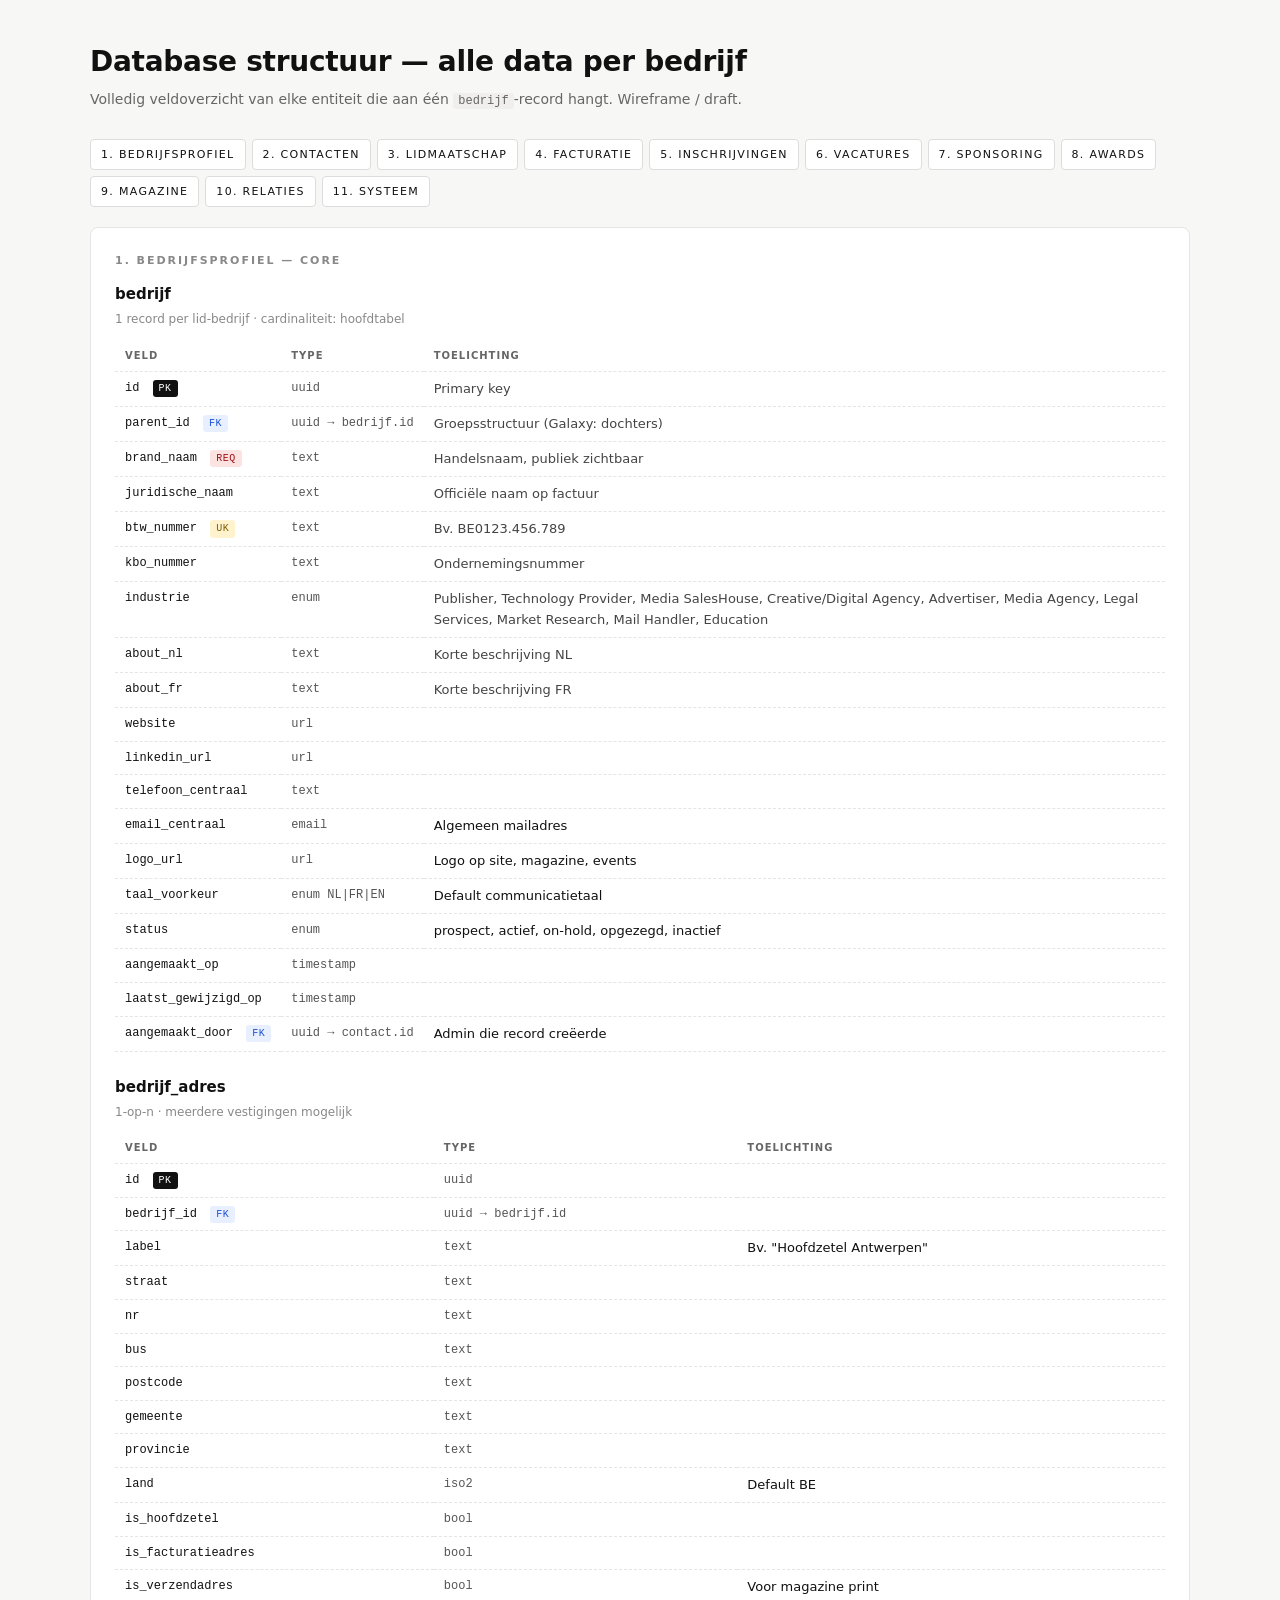
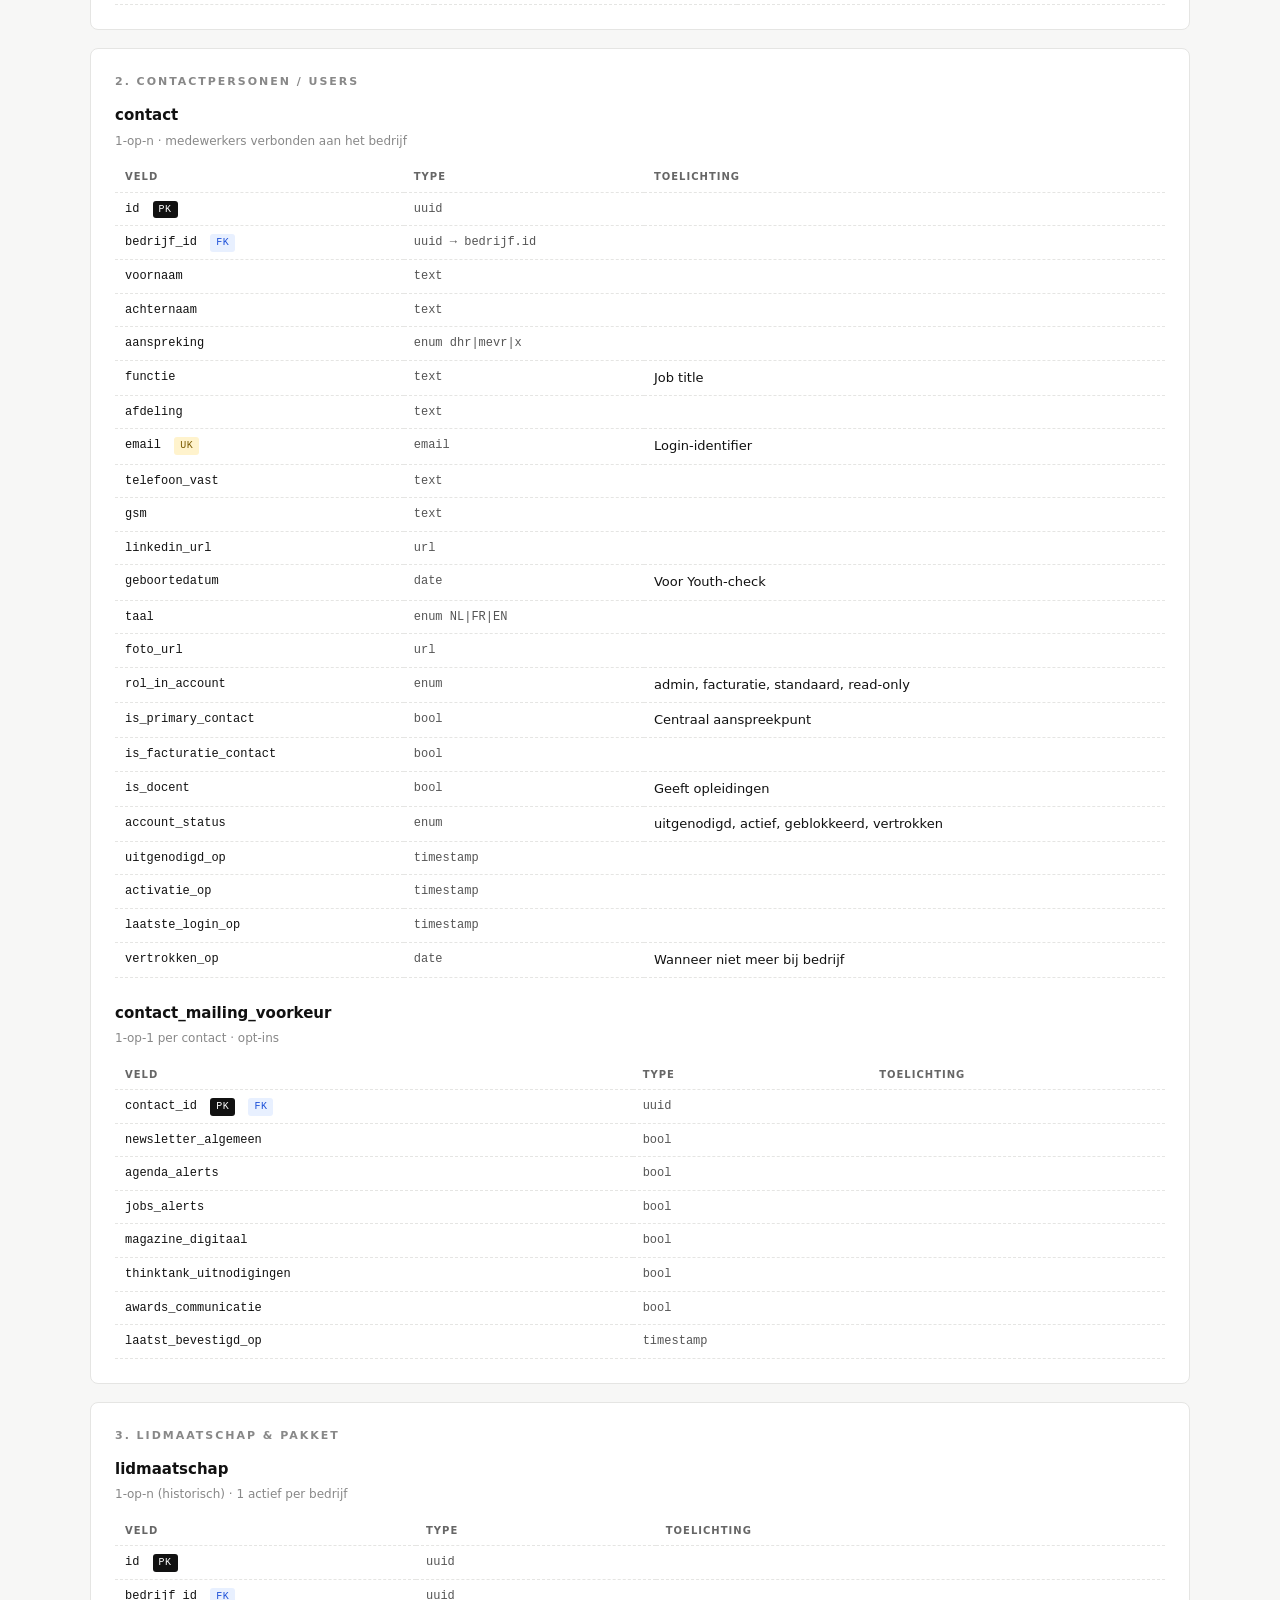
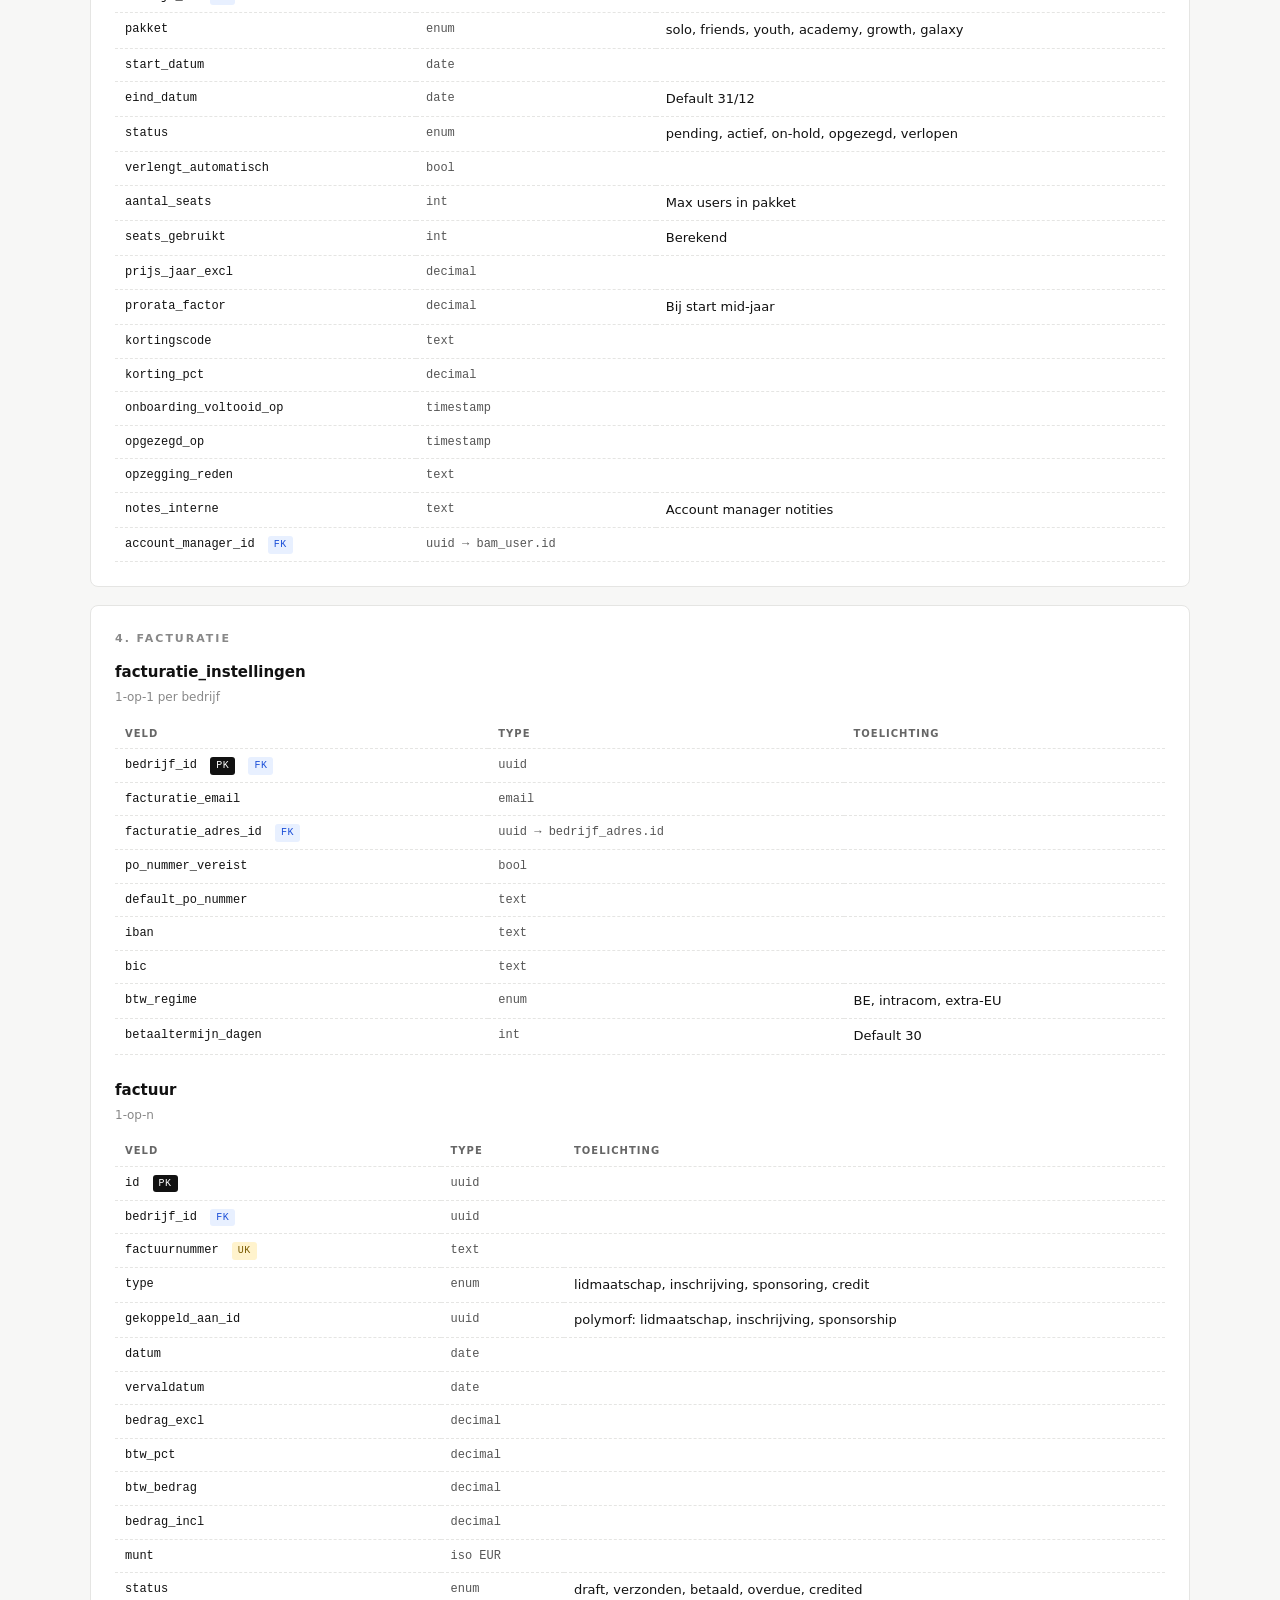
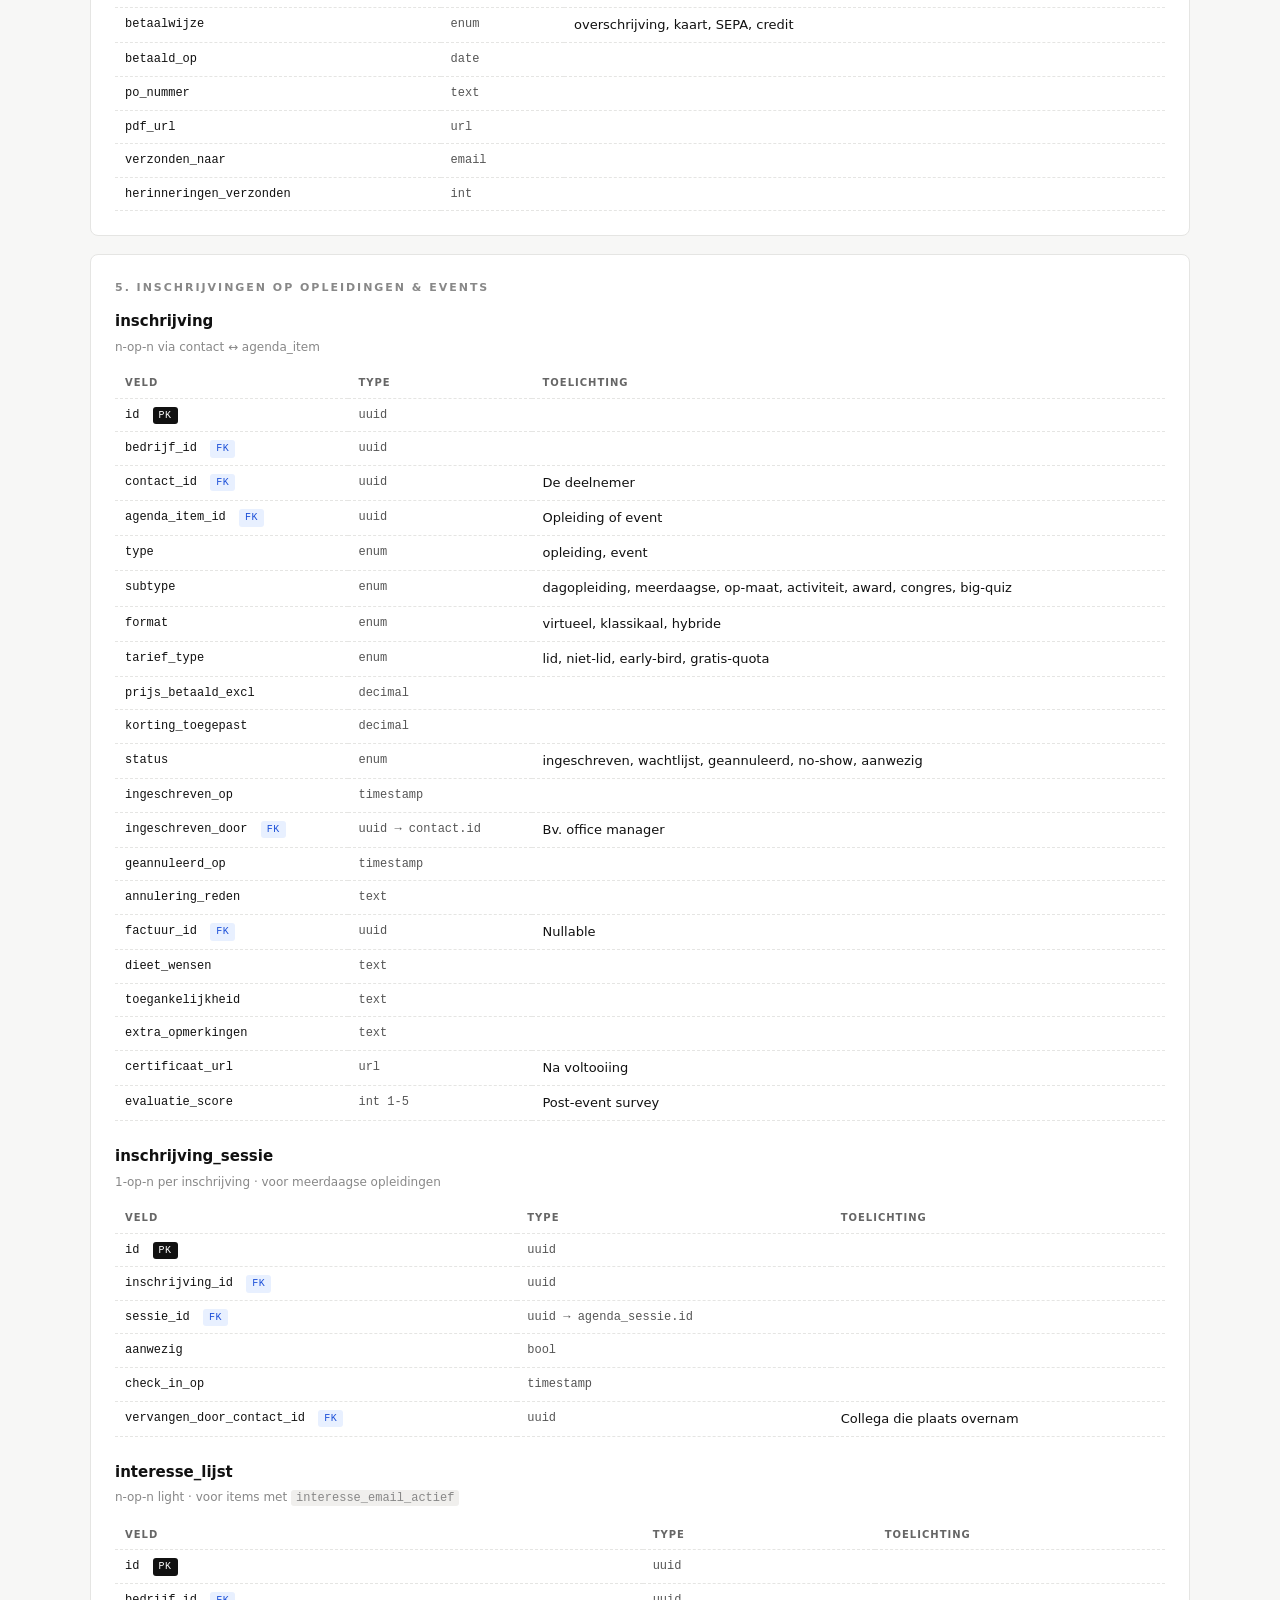
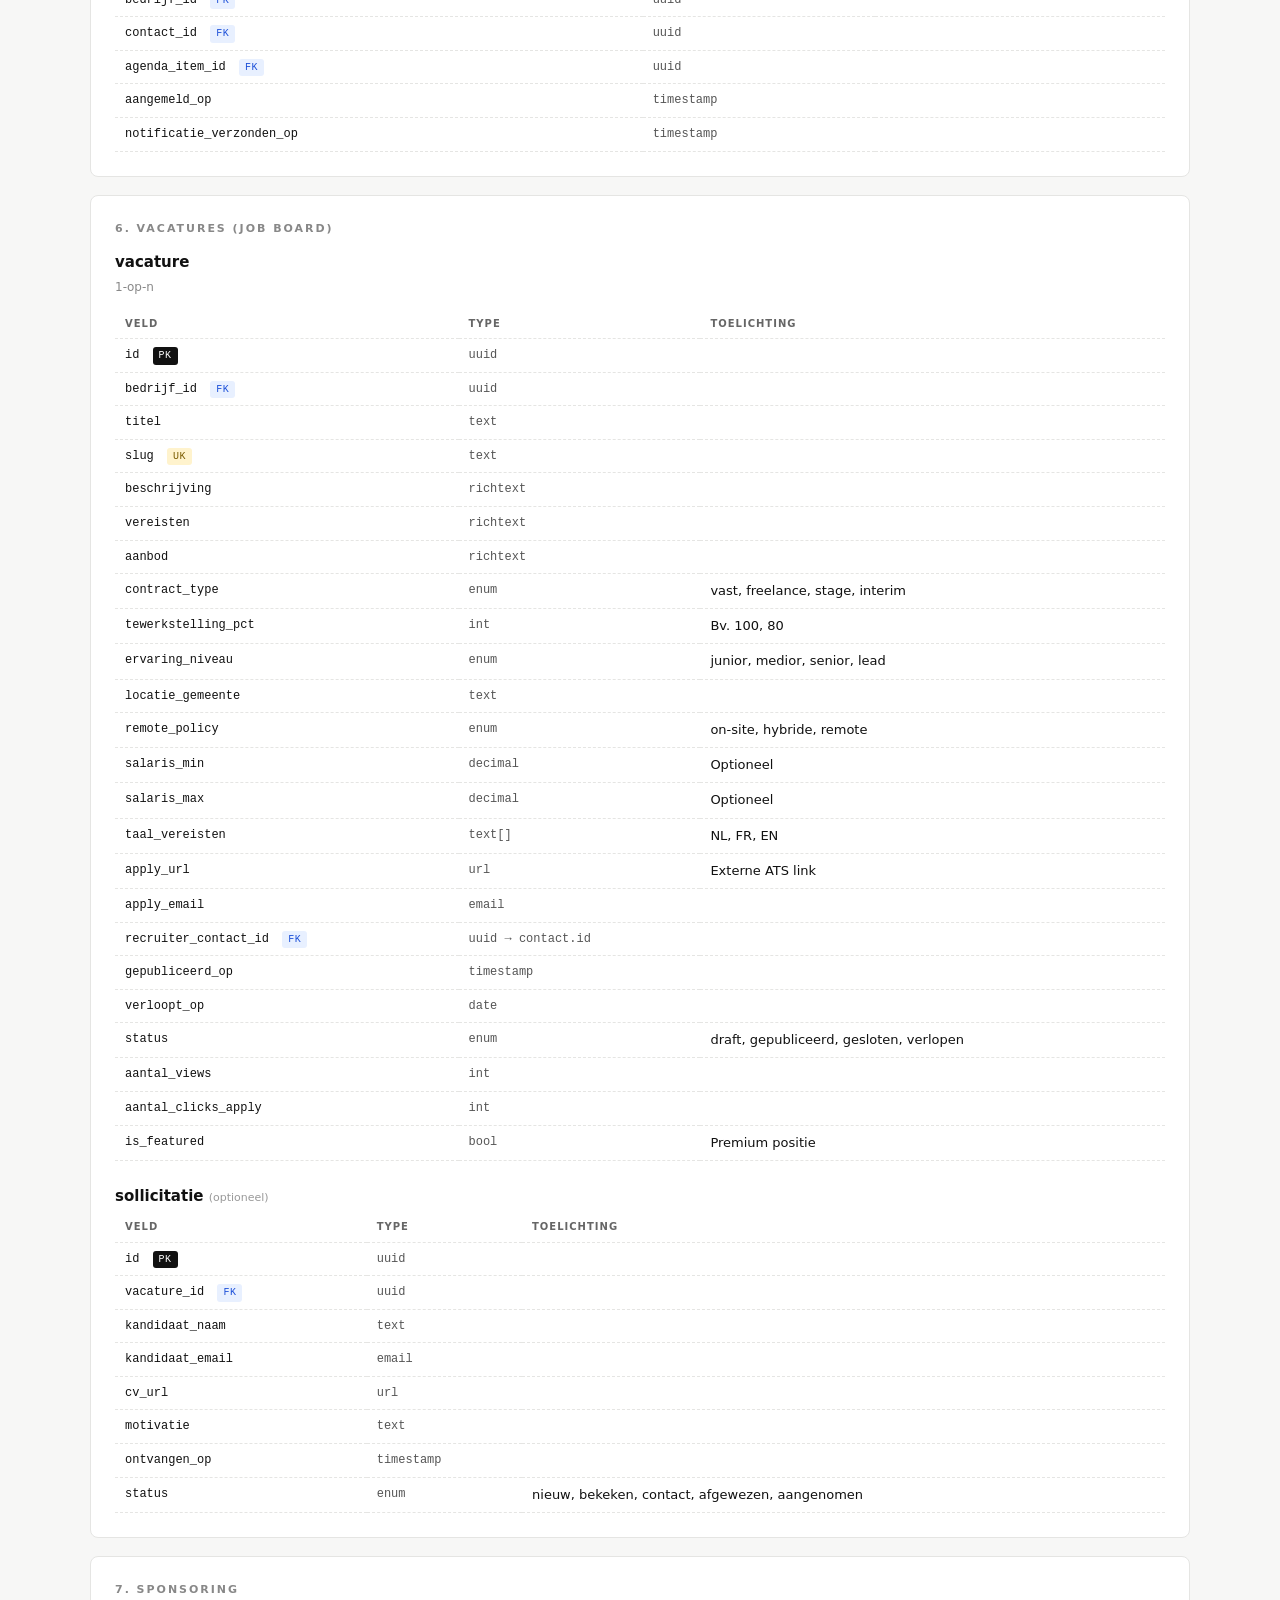
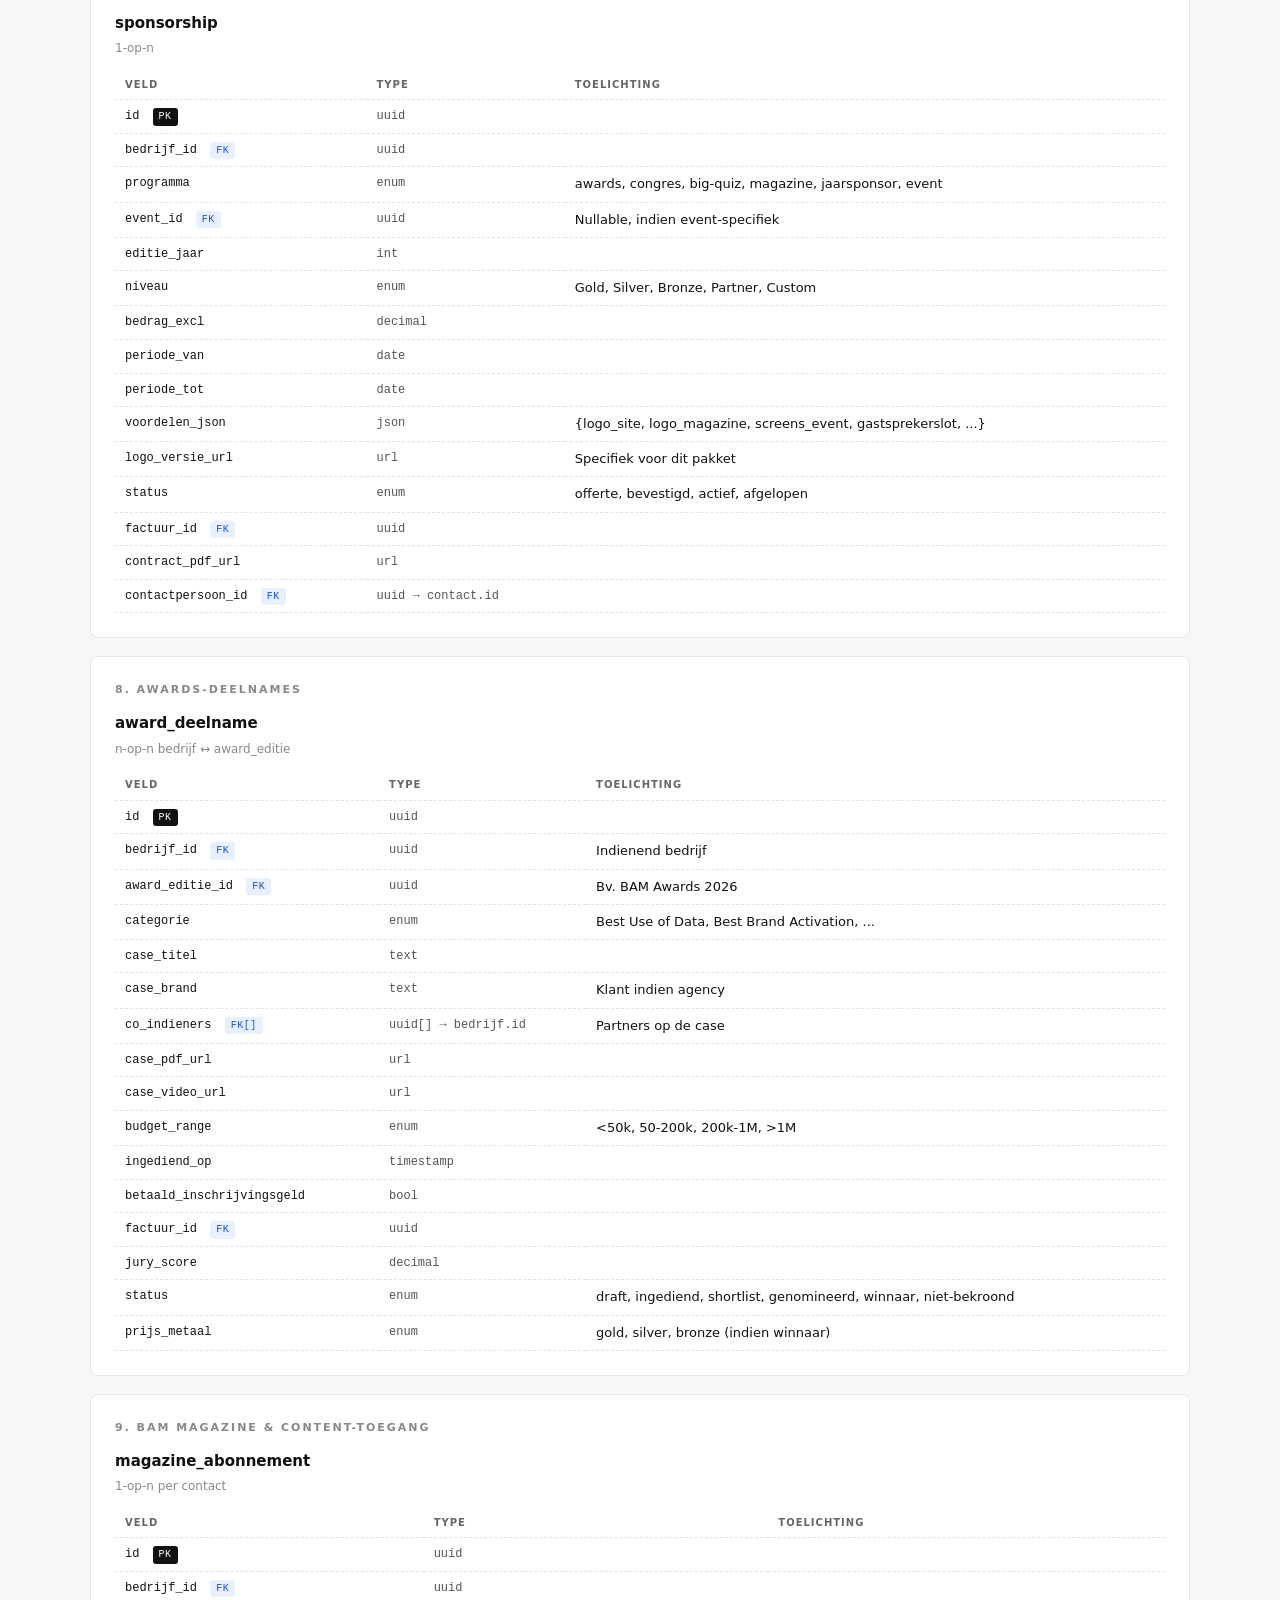
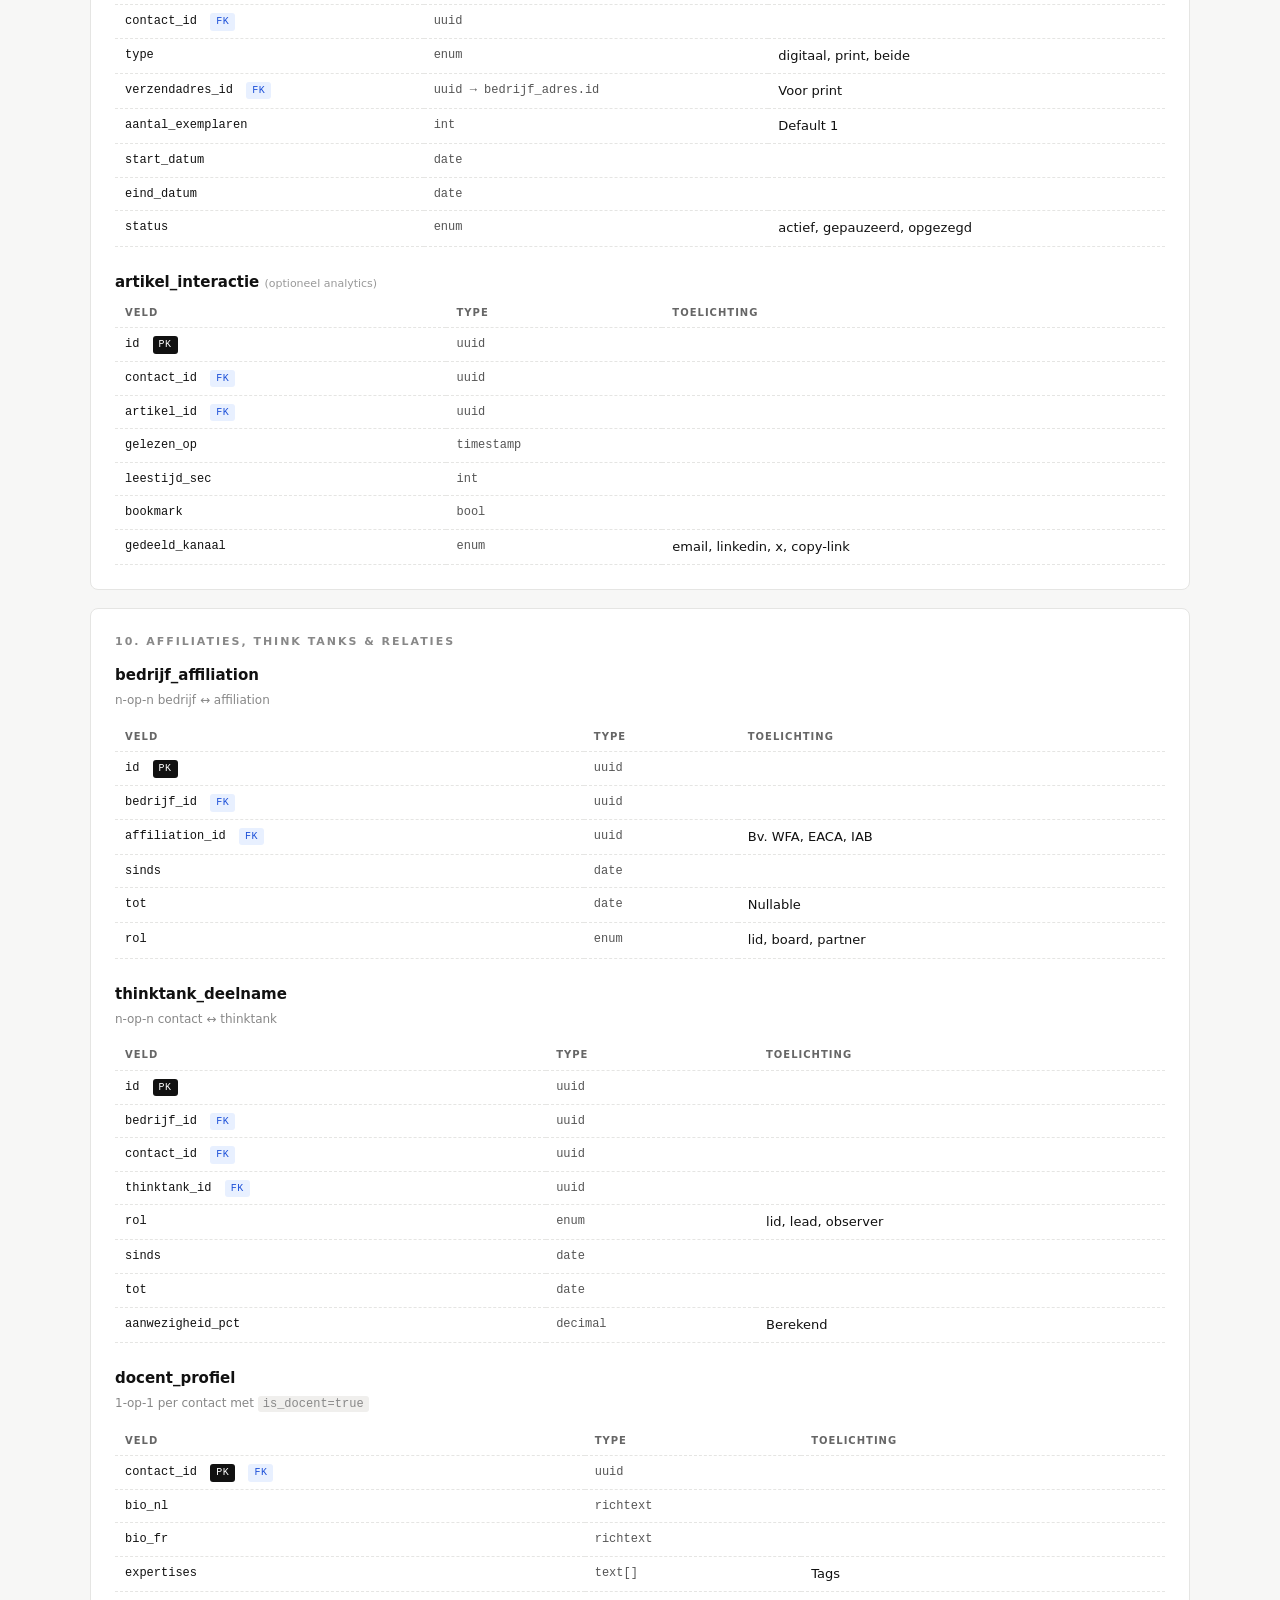
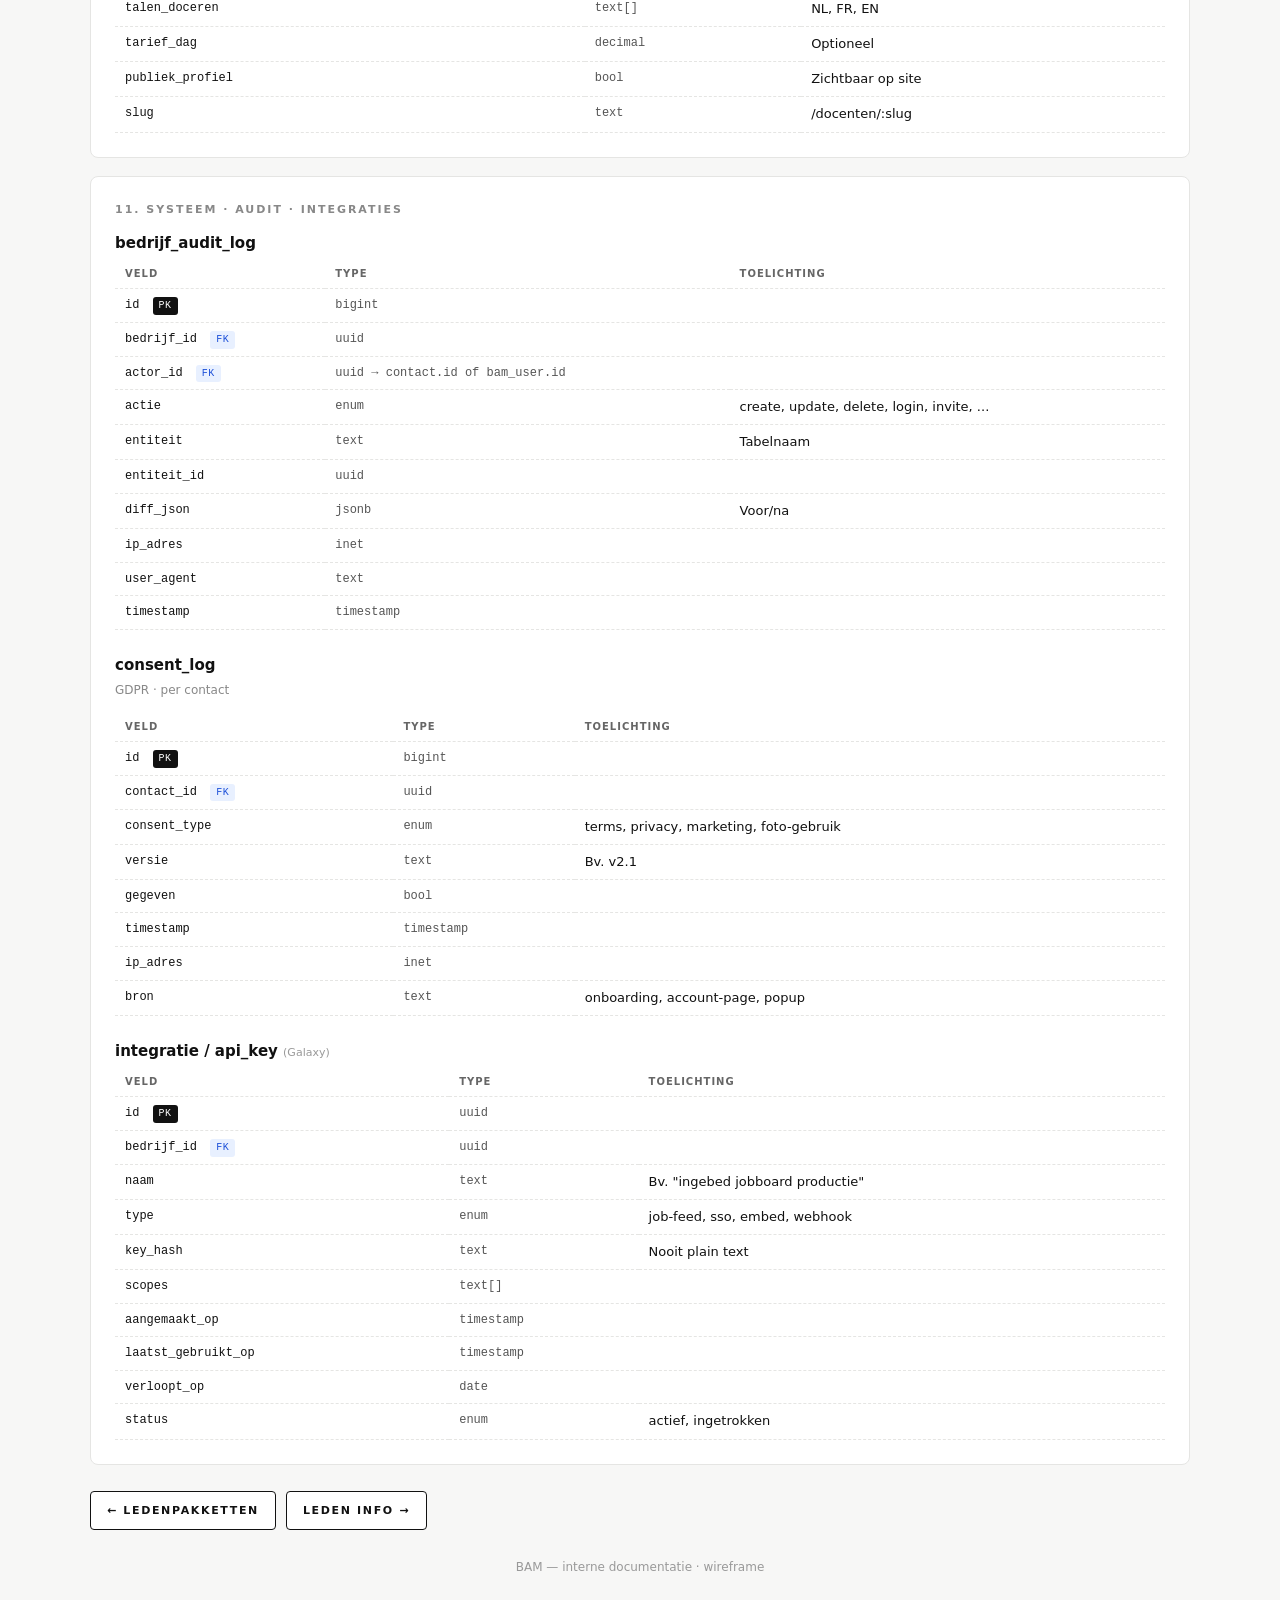
<file: public/docs/db-structuur-bedrijf.html>
<!doctype html>
<html lang="nl">
<head>
<meta charset="utf-8" />
<meta name="viewport" content="width=device-width,initial-scale=1" />
<title>BAM — Database structuur per bedrijf</title>
<style>
  :root { color-scheme: light dark; }
  * { box-sizing: border-box; }
  body {
    font-family: ui-sans-serif, system-ui, -apple-system, "Segoe UI", Inter, sans-serif;
    margin: 0; padding: 40px 24px; background: #f7f7f6; color: #111;
    line-height: 1.55;
  }
  .wrap { max-width: 1100px; margin: 0 auto; }
  h1 { font-size: 28px; margin: 0 0 6px; letter-spacing: -0.01em; }
  .sub { color: #666; font-size: 14px; margin: 0 0 28px; }
  .panel {
    background: #fff; border: 1px solid #e5e5e3; border-radius: 8px;
    padding: 24px; margin-bottom: 18px;
  }
  .panel h2 {
    font-size: 11px; text-transform: uppercase; letter-spacing: 0.18em;
    color: #888; margin: 0 0 14px; font-weight: 600;
  }
  .panel h3 {
    font-size: 15px; margin: 0 0 4px; font-weight: 600;
  }
  .panel .ent-sub { font-size: 12px; color: #888; margin: 0 0 12px; }
  table { width: 100%; border-collapse: collapse; font-size: 13px; }
  th, td { text-align: left; padding: 7px 10px; border-bottom: 1px dashed #e5e5e3; vertical-align: top; }
  th { color: #666; font-weight: 600; font-size: 10px; text-transform: uppercase; letter-spacing: 0.1em; }
  td.field { white-space: nowrap; font-family: ui-monospace, SFMono-Regular, Menlo, monospace; font-size: 12px; }
  td.type { color: #555; font-family: ui-monospace, SFMono-Regular, Menlo, monospace; font-size: 12px; white-space: nowrap; }
  td.note { color: #444; }
  code { font-family: ui-monospace, SFMono-Regular, Menlo, monospace; font-size: 12px; background: #f0efed; padding: 1px 5px; border-radius: 3px; }
  .pill { display:inline-block; font-size:10px; padding:1px 6px; border-radius:3px; background:#eee; color:#444; margin-left:6px; letter-spacing:0.05em; text-transform:uppercase;}
  .pill.pk { background:#111; color:#fff; }
  .pill.fk { background:#e8f0ff; color:#1a4ed8; }
  .pill.uk { background:#fff3cd; color:#7a5b00; }
  .pill.req{ background:#fde2e2; color:#a11212; }
  .toc { display:flex; flex-wrap:wrap; gap:6px; margin: 0 0 20px; }
  .toc a { font-size:11px; text-transform:uppercase; letter-spacing:0.12em; padding:6px 10px; border:1px solid #ddd; border-radius:4px; text-decoration:none; color:#111; background:#fff;}
  .toc a:hover { background:#111; color:#fff; }
  .actions { display: flex; gap: 10px; flex-wrap: wrap; margin-top: 26px; }
  .btn { display: inline-flex; align-items: center; gap: 8px; padding: 10px 16px; font-size: 11px; text-transform: uppercase; letter-spacing: 0.15em; font-weight: 600; border: 1px solid #111; border-radius: 4px; text-decoration: none; cursor: pointer; }
  .btn.primary { background: #111; color: #fff; }
  .btn.ghost { background: #fff; color: #111; }
  .section-title { font-size: 11px; text-transform: uppercase; letter-spacing: 0.18em; color: #888; margin: 28px 0 10px; font-weight: 600; }
  footer { color: #999; font-size: 12px; text-align: center; margin-top: 28px; }
</style>
</head>
<body>
<div class="wrap">
  <h1>Database structuur — alle data per bedrijf</h1>
  <p class="sub">Volledig veldoverzicht van elke entiteit die aan één <code>bedrijf</code>-record hangt. Wireframe / draft.</p>

  <nav class="toc">
    <a href="#core">1. Bedrijfsprofiel</a>
    <a href="#contact">2. Contacten</a>
    <a href="#lid">3. Lidmaatschap</a>
    <a href="#factuur">4. Facturatie</a>
    <a href="#inschr">5. Inschrijvingen</a>
    <a href="#vacature">6. Vacatures</a>
    <a href="#sponsor">7. Sponsoring</a>
    <a href="#awards">8. Awards</a>
    <a href="#magazine">9. Magazine</a>
    <a href="#relaties">10. Relaties</a>
    <a href="#systeem">11. Systeem</a>
  </nav>

  <!-- ============================================================ -->
  <div class="panel" id="core">
    <h2>1. Bedrijfsprofiel — core</h2>

    <h3>bedrijf</h3>
    <p class="ent-sub">1 record per lid-bedrijf · cardinaliteit: hoofdtabel</p>
    <table>
      <thead><tr><th>Veld</th><th>Type</th><th>Toelichting</th></tr></thead>
      <tbody>
        <tr><td class="field">id <span class="pill pk">PK</span></td><td class="type">uuid</td><td class="note">Primary key</td></tr>
        <tr><td class="field">parent_id <span class="pill fk">FK</span></td><td class="type">uuid → bedrijf.id</td><td class="note">Groepsstructuur (Galaxy: dochters)</td></tr>
        <tr><td class="field">brand_naam <span class="pill req">REQ</span></td><td class="type">text</td><td class="note">Handelsnaam, publiek zichtbaar</td></tr>
        <tr><td class="field">juridische_naam</td><td class="type">text</td><td class="note">Officiële naam op factuur</td></tr>
        <tr><td class="field">btw_nummer <span class="pill uk">UK</span></td><td class="type">text</td><td class="note">Bv. BE0123.456.789</td></tr>
        <tr><td class="field">kbo_nummer</td><td class="type">text</td><td class="note">Ondernemingsnummer</td></tr>
        <tr><td class="field">industrie</td><td class="type">enum</td><td class="note">Publisher, Technology Provider, Media SalesHouse, Creative/Digital Agency, Advertiser, Media Agency, Legal Services, Market Research, Mail Handler, Education</td></tr>
        <tr><td class="field">about_nl</td><td class="type">text</td><td class="note">Korte beschrijving NL</td></tr>
        <tr><td class="field">about_fr</td><td class="type">text</td><td class="note">Korte beschrijving FR</td></tr>
        <tr><td class="field">website</td><td class="type">url</td><td></td></tr>
        <tr><td class="field">linkedin_url</td><td class="type">url</td><td></td></tr>
        <tr><td class="field">telefoon_centraal</td><td class="type">text</td><td></td></tr>
        <tr><td class="field">email_centraal</td><td class="type">email</td><td>Algemeen mailadres</td></tr>
        <tr><td class="field">logo_url</td><td class="type">url</td><td>Logo op site, magazine, events</td></tr>
        <tr><td class="field">taal_voorkeur</td><td class="type">enum NL|FR|EN</td><td>Default communicatietaal</td></tr>
        <tr><td class="field">status</td><td class="type">enum</td><td>prospect, actief, on-hold, opgezegd, inactief</td></tr>
        <tr><td class="field">aangemaakt_op</td><td class="type">timestamp</td><td></td></tr>
        <tr><td class="field">laatst_gewijzigd_op</td><td class="type">timestamp</td><td></td></tr>
        <tr><td class="field">aangemaakt_door <span class="pill fk">FK</span></td><td class="type">uuid → contact.id</td><td>Admin die record creëerde</td></tr>
      </tbody>
    </table>

    <h3 style="margin-top:24px">bedrijf_adres</h3>
    <p class="ent-sub">1‑op‑n · meerdere vestigingen mogelijk</p>
    <table>
      <thead><tr><th>Veld</th><th>Type</th><th>Toelichting</th></tr></thead>
      <tbody>
        <tr><td class="field">id <span class="pill pk">PK</span></td><td class="type">uuid</td><td></td></tr>
        <tr><td class="field">bedrijf_id <span class="pill fk">FK</span></td><td class="type">uuid → bedrijf.id</td><td></td></tr>
        <tr><td class="field">label</td><td class="type">text</td><td>Bv. "Hoofdzetel Antwerpen"</td></tr>
        <tr><td class="field">straat</td><td class="type">text</td><td></td></tr>
        <tr><td class="field">nr</td><td class="type">text</td><td></td></tr>
        <tr><td class="field">bus</td><td class="type">text</td><td></td></tr>
        <tr><td class="field">postcode</td><td class="type">text</td><td></td></tr>
        <tr><td class="field">gemeente</td><td class="type">text</td><td></td></tr>
        <tr><td class="field">provincie</td><td class="type">text</td><td></td></tr>
        <tr><td class="field">land</td><td class="type">iso2</td><td>Default BE</td></tr>
        <tr><td class="field">is_hoofdzetel</td><td class="type">bool</td><td></td></tr>
        <tr><td class="field">is_facturatieadres</td><td class="type">bool</td><td></td></tr>
        <tr><td class="field">is_verzendadres</td><td class="type">bool</td><td>Voor magazine print</td></tr>
      </tbody>
    </table>
  </div>

  <!-- ============================================================ -->
  <div class="panel" id="contact">
    <h2>2. Contactpersonen / users</h2>

    <h3>contact</h3>
    <p class="ent-sub">1‑op‑n · medewerkers verbonden aan het bedrijf</p>
    <table>
      <thead><tr><th>Veld</th><th>Type</th><th>Toelichting</th></tr></thead>
      <tbody>
        <tr><td class="field">id <span class="pill pk">PK</span></td><td class="type">uuid</td><td></td></tr>
        <tr><td class="field">bedrijf_id <span class="pill fk">FK</span></td><td class="type">uuid → bedrijf.id</td><td></td></tr>
        <tr><td class="field">voornaam</td><td class="type">text</td><td></td></tr>
        <tr><td class="field">achternaam</td><td class="type">text</td><td></td></tr>
        <tr><td class="field">aanspreking</td><td class="type">enum dhr|mevr|x</td><td></td></tr>
        <tr><td class="field">functie</td><td class="type">text</td><td>Job title</td></tr>
        <tr><td class="field">afdeling</td><td class="type">text</td><td></td></tr>
        <tr><td class="field">email <span class="pill uk">UK</span></td><td class="type">email</td><td>Login-identifier</td></tr>
        <tr><td class="field">telefoon_vast</td><td class="type">text</td><td></td></tr>
        <tr><td class="field">gsm</td><td class="type">text</td><td></td></tr>
        <tr><td class="field">linkedin_url</td><td class="type">url</td><td></td></tr>
        <tr><td class="field">geboortedatum</td><td class="type">date</td><td>Voor Youth-check</td></tr>
        <tr><td class="field">taal</td><td class="type">enum NL|FR|EN</td><td></td></tr>
        <tr><td class="field">foto_url</td><td class="type">url</td><td></td></tr>
        <tr><td class="field">rol_in_account</td><td class="type">enum</td><td>admin, facturatie, standaard, read-only</td></tr>
        <tr><td class="field">is_primary_contact</td><td class="type">bool</td><td>Centraal aanspreekpunt</td></tr>
        <tr><td class="field">is_facturatie_contact</td><td class="type">bool</td><td></td></tr>
        <tr><td class="field">is_docent</td><td class="type">bool</td><td>Geeft opleidingen</td></tr>
        <tr><td class="field">account_status</td><td class="type">enum</td><td>uitgenodigd, actief, geblokkeerd, vertrokken</td></tr>
        <tr><td class="field">uitgenodigd_op</td><td class="type">timestamp</td><td></td></tr>
        <tr><td class="field">activatie_op</td><td class="type">timestamp</td><td></td></tr>
        <tr><td class="field">laatste_login_op</td><td class="type">timestamp</td><td></td></tr>
        <tr><td class="field">vertrokken_op</td><td class="type">date</td><td>Wanneer niet meer bij bedrijf</td></tr>
      </tbody>
    </table>

    <h3 style="margin-top:24px">contact_mailing_voorkeur</h3>
    <p class="ent-sub">1‑op‑1 per contact · opt-ins</p>
    <table>
      <thead><tr><th>Veld</th><th>Type</th><th>Toelichting</th></tr></thead>
      <tbody>
        <tr><td class="field">contact_id <span class="pill pk">PK</span> <span class="pill fk">FK</span></td><td class="type">uuid</td><td></td></tr>
        <tr><td class="field">newsletter_algemeen</td><td class="type">bool</td><td></td></tr>
        <tr><td class="field">agenda_alerts</td><td class="type">bool</td><td></td></tr>
        <tr><td class="field">jobs_alerts</td><td class="type">bool</td><td></td></tr>
        <tr><td class="field">magazine_digitaal</td><td class="type">bool</td><td></td></tr>
        <tr><td class="field">thinktank_uitnodigingen</td><td class="type">bool</td><td></td></tr>
        <tr><td class="field">awards_communicatie</td><td class="type">bool</td><td></td></tr>
        <tr><td class="field">laatst_bevestigd_op</td><td class="type">timestamp</td><td></td></tr>
      </tbody>
    </table>
  </div>

  <!-- ============================================================ -->
  <div class="panel" id="lid">
    <h2>3. Lidmaatschap & pakket</h2>

    <h3>lidmaatschap</h3>
    <p class="ent-sub">1‑op‑n (historisch) · 1 actief per bedrijf</p>
    <table>
      <thead><tr><th>Veld</th><th>Type</th><th>Toelichting</th></tr></thead>
      <tbody>
        <tr><td class="field">id <span class="pill pk">PK</span></td><td class="type">uuid</td><td></td></tr>
        <tr><td class="field">bedrijf_id <span class="pill fk">FK</span></td><td class="type">uuid</td><td></td></tr>
        <tr><td class="field">pakket</td><td class="type">enum</td><td>solo, friends, youth, academy, growth, galaxy</td></tr>
        <tr><td class="field">start_datum</td><td class="type">date</td><td></td></tr>
        <tr><td class="field">eind_datum</td><td class="type">date</td><td>Default 31/12</td></tr>
        <tr><td class="field">status</td><td class="type">enum</td><td>pending, actief, on-hold, opgezegd, verlopen</td></tr>
        <tr><td class="field">verlengt_automatisch</td><td class="type">bool</td><td></td></tr>
        <tr><td class="field">aantal_seats</td><td class="type">int</td><td>Max users in pakket</td></tr>
        <tr><td class="field">seats_gebruikt</td><td class="type">int</td><td>Berekend</td></tr>
        <tr><td class="field">prijs_jaar_excl</td><td class="type">decimal</td><td></td></tr>
        <tr><td class="field">prorata_factor</td><td class="type">decimal</td><td>Bij start mid-jaar</td></tr>
        <tr><td class="field">kortingscode</td><td class="type">text</td><td></td></tr>
        <tr><td class="field">korting_pct</td><td class="type">decimal</td><td></td></tr>
        <tr><td class="field">onboarding_voltooid_op</td><td class="type">timestamp</td><td></td></tr>
        <tr><td class="field">opgezegd_op</td><td class="type">timestamp</td><td></td></tr>
        <tr><td class="field">opzegging_reden</td><td class="type">text</td><td></td></tr>
        <tr><td class="field">notes_interne</td><td class="type">text</td><td>Account manager notities</td></tr>
        <tr><td class="field">account_manager_id <span class="pill fk">FK</span></td><td class="type">uuid → bam_user.id</td><td></td></tr>
      </tbody>
    </table>
  </div>

  <!-- ============================================================ -->
  <div class="panel" id="factuur">
    <h2>4. Facturatie</h2>

    <h3>facturatie_instellingen</h3>
    <p class="ent-sub">1‑op‑1 per bedrijf</p>
    <table>
      <thead><tr><th>Veld</th><th>Type</th><th>Toelichting</th></tr></thead>
      <tbody>
        <tr><td class="field">bedrijf_id <span class="pill pk">PK</span> <span class="pill fk">FK</span></td><td class="type">uuid</td><td></td></tr>
        <tr><td class="field">facturatie_email</td><td class="type">email</td><td></td></tr>
        <tr><td class="field">facturatie_adres_id <span class="pill fk">FK</span></td><td class="type">uuid → bedrijf_adres.id</td><td></td></tr>
        <tr><td class="field">po_nummer_vereist</td><td class="type">bool</td><td></td></tr>
        <tr><td class="field">default_po_nummer</td><td class="type">text</td><td></td></tr>
        <tr><td class="field">iban</td><td class="type">text</td><td></td></tr>
        <tr><td class="field">bic</td><td class="type">text</td><td></td></tr>
        <tr><td class="field">btw_regime</td><td class="type">enum</td><td>BE, intracom, extra-EU</td></tr>
        <tr><td class="field">betaaltermijn_dagen</td><td class="type">int</td><td>Default 30</td></tr>
      </tbody>
    </table>

    <h3 style="margin-top:24px">factuur</h3>
    <p class="ent-sub">1‑op‑n</p>
    <table>
      <thead><tr><th>Veld</th><th>Type</th><th>Toelichting</th></tr></thead>
      <tbody>
        <tr><td class="field">id <span class="pill pk">PK</span></td><td class="type">uuid</td><td></td></tr>
        <tr><td class="field">bedrijf_id <span class="pill fk">FK</span></td><td class="type">uuid</td><td></td></tr>
        <tr><td class="field">factuurnummer <span class="pill uk">UK</span></td><td class="type">text</td><td></td></tr>
        <tr><td class="field">type</td><td class="type">enum</td><td>lidmaatschap, inschrijving, sponsoring, credit</td></tr>
        <tr><td class="field">gekoppeld_aan_id</td><td class="type">uuid</td><td>polymorf: lidmaatschap, inschrijving, sponsorship</td></tr>
        <tr><td class="field">datum</td><td class="type">date</td><td></td></tr>
        <tr><td class="field">vervaldatum</td><td class="type">date</td><td></td></tr>
        <tr><td class="field">bedrag_excl</td><td class="type">decimal</td><td></td></tr>
        <tr><td class="field">btw_pct</td><td class="type">decimal</td><td></td></tr>
        <tr><td class="field">btw_bedrag</td><td class="type">decimal</td><td></td></tr>
        <tr><td class="field">bedrag_incl</td><td class="type">decimal</td><td></td></tr>
        <tr><td class="field">munt</td><td class="type">iso EUR</td><td></td></tr>
        <tr><td class="field">status</td><td class="type">enum</td><td>draft, verzonden, betaald, overdue, credited</td></tr>
        <tr><td class="field">betaalwijze</td><td class="type">enum</td><td>overschrijving, kaart, SEPA, credit</td></tr>
        <tr><td class="field">betaald_op</td><td class="type">date</td><td></td></tr>
        <tr><td class="field">po_nummer</td><td class="type">text</td><td></td></tr>
        <tr><td class="field">pdf_url</td><td class="type">url</td><td></td></tr>
        <tr><td class="field">verzonden_naar</td><td class="type">email</td><td></td></tr>
        <tr><td class="field">herinneringen_verzonden</td><td class="type">int</td><td></td></tr>
      </tbody>
    </table>
  </div>

  <!-- ============================================================ -->
  <div class="panel" id="inschr">
    <h2>5. Inschrijvingen op opleidingen & events</h2>

    <h3>inschrijving</h3>
    <p class="ent-sub">n‑op‑n via contact ↔ agenda_item</p>
    <table>
      <thead><tr><th>Veld</th><th>Type</th><th>Toelichting</th></tr></thead>
      <tbody>
        <tr><td class="field">id <span class="pill pk">PK</span></td><td class="type">uuid</td><td></td></tr>
        <tr><td class="field">bedrijf_id <span class="pill fk">FK</span></td><td class="type">uuid</td><td></td></tr>
        <tr><td class="field">contact_id <span class="pill fk">FK</span></td><td class="type">uuid</td><td>De deelnemer</td></tr>
        <tr><td class="field">agenda_item_id <span class="pill fk">FK</span></td><td class="type">uuid</td><td>Opleiding of event</td></tr>
        <tr><td class="field">type</td><td class="type">enum</td><td>opleiding, event</td></tr>
        <tr><td class="field">subtype</td><td class="type">enum</td><td>dagopleiding, meerdaagse, op-maat, activiteit, award, congres, big-quiz</td></tr>
        <tr><td class="field">format</td><td class="type">enum</td><td>virtueel, klassikaal, hybride</td></tr>
        <tr><td class="field">tarief_type</td><td class="type">enum</td><td>lid, niet-lid, early-bird, gratis-quota</td></tr>
        <tr><td class="field">prijs_betaald_excl</td><td class="type">decimal</td><td></td></tr>
        <tr><td class="field">korting_toegepast</td><td class="type">decimal</td><td></td></tr>
        <tr><td class="field">status</td><td class="type">enum</td><td>ingeschreven, wachtlijst, geannuleerd, no-show, aanwezig</td></tr>
        <tr><td class="field">ingeschreven_op</td><td class="type">timestamp</td><td></td></tr>
        <tr><td class="field">ingeschreven_door <span class="pill fk">FK</span></td><td class="type">uuid → contact.id</td><td>Bv. office manager</td></tr>
        <tr><td class="field">geannuleerd_op</td><td class="type">timestamp</td><td></td></tr>
        <tr><td class="field">annulering_reden</td><td class="type">text</td><td></td></tr>
        <tr><td class="field">factuur_id <span class="pill fk">FK</span></td><td class="type">uuid</td><td>Nullable</td></tr>
        <tr><td class="field">dieet_wensen</td><td class="type">text</td><td></td></tr>
        <tr><td class="field">toegankelijkheid</td><td class="type">text</td><td></td></tr>
        <tr><td class="field">extra_opmerkingen</td><td class="type">text</td><td></td></tr>
        <tr><td class="field">certificaat_url</td><td class="type">url</td><td>Na voltooiing</td></tr>
        <tr><td class="field">evaluatie_score</td><td class="type">int 1-5</td><td>Post-event survey</td></tr>
      </tbody>
    </table>

    <h3 style="margin-top:24px">inschrijving_sessie</h3>
    <p class="ent-sub">1‑op‑n per inschrijving · voor meerdaagse opleidingen</p>
    <table>
      <thead><tr><th>Veld</th><th>Type</th><th>Toelichting</th></tr></thead>
      <tbody>
        <tr><td class="field">id <span class="pill pk">PK</span></td><td class="type">uuid</td><td></td></tr>
        <tr><td class="field">inschrijving_id <span class="pill fk">FK</span></td><td class="type">uuid</td><td></td></tr>
        <tr><td class="field">sessie_id <span class="pill fk">FK</span></td><td class="type">uuid → agenda_sessie.id</td><td></td></tr>
        <tr><td class="field">aanwezig</td><td class="type">bool</td><td></td></tr>
        <tr><td class="field">check_in_op</td><td class="type">timestamp</td><td></td></tr>
        <tr><td class="field">vervangen_door_contact_id <span class="pill fk">FK</span></td><td class="type">uuid</td><td>Collega die plaats overnam</td></tr>
      </tbody>
    </table>

    <h3 style="margin-top:24px">interesse_lijst</h3>
    <p class="ent-sub">n‑op‑n light · voor items met <code>interesse_email_actief</code></p>
    <table>
      <thead><tr><th>Veld</th><th>Type</th><th>Toelichting</th></tr></thead>
      <tbody>
        <tr><td class="field">id <span class="pill pk">PK</span></td><td class="type">uuid</td><td></td></tr>
        <tr><td class="field">bedrijf_id <span class="pill fk">FK</span></td><td class="type">uuid</td><td></td></tr>
        <tr><td class="field">contact_id <span class="pill fk">FK</span></td><td class="type">uuid</td><td></td></tr>
        <tr><td class="field">agenda_item_id <span class="pill fk">FK</span></td><td class="type">uuid</td><td></td></tr>
        <tr><td class="field">aangemeld_op</td><td class="type">timestamp</td><td></td></tr>
        <tr><td class="field">notificatie_verzonden_op</td><td class="type">timestamp</td><td></td></tr>
      </tbody>
    </table>
  </div>

  <!-- ============================================================ -->
  <div class="panel" id="vacature">
    <h2>6. Vacatures (Job board)</h2>

    <h3>vacature</h3>
    <p class="ent-sub">1‑op‑n</p>
    <table>
      <thead><tr><th>Veld</th><th>Type</th><th>Toelichting</th></tr></thead>
      <tbody>
        <tr><td class="field">id <span class="pill pk">PK</span></td><td class="type">uuid</td><td></td></tr>
        <tr><td class="field">bedrijf_id <span class="pill fk">FK</span></td><td class="type">uuid</td><td></td></tr>
        <tr><td class="field">titel</td><td class="type">text</td><td></td></tr>
        <tr><td class="field">slug <span class="pill uk">UK</span></td><td class="type">text</td><td></td></tr>
        <tr><td class="field">beschrijving</td><td class="type">richtext</td><td></td></tr>
        <tr><td class="field">vereisten</td><td class="type">richtext</td><td></td></tr>
        <tr><td class="field">aanbod</td><td class="type">richtext</td><td></td></tr>
        <tr><td class="field">contract_type</td><td class="type">enum</td><td>vast, freelance, stage, interim</td></tr>
        <tr><td class="field">tewerkstelling_pct</td><td class="type">int</td><td>Bv. 100, 80</td></tr>
        <tr><td class="field">ervaring_niveau</td><td class="type">enum</td><td>junior, medior, senior, lead</td></tr>
        <tr><td class="field">locatie_gemeente</td><td class="type">text</td><td></td></tr>
        <tr><td class="field">remote_policy</td><td class="type">enum</td><td>on-site, hybride, remote</td></tr>
        <tr><td class="field">salaris_min</td><td class="type">decimal</td><td>Optioneel</td></tr>
        <tr><td class="field">salaris_max</td><td class="type">decimal</td><td>Optioneel</td></tr>
        <tr><td class="field">taal_vereisten</td><td class="type">text[]</td><td>NL, FR, EN</td></tr>
        <tr><td class="field">apply_url</td><td class="type">url</td><td>Externe ATS link</td></tr>
        <tr><td class="field">apply_email</td><td class="type">email</td><td></td></tr>
        <tr><td class="field">recruiter_contact_id <span class="pill fk">FK</span></td><td class="type">uuid → contact.id</td><td></td></tr>
        <tr><td class="field">gepubliceerd_op</td><td class="type">timestamp</td><td></td></tr>
        <tr><td class="field">verloopt_op</td><td class="type">date</td><td></td></tr>
        <tr><td class="field">status</td><td class="type">enum</td><td>draft, gepubliceerd, gesloten, verlopen</td></tr>
        <tr><td class="field">aantal_views</td><td class="type">int</td><td></td></tr>
        <tr><td class="field">aantal_clicks_apply</td><td class="type">int</td><td></td></tr>
        <tr><td class="field">is_featured</td><td class="type">bool</td><td>Premium positie</td></tr>
      </tbody>
    </table>

    <h3 style="margin-top:24px">sollicitatie <span style="color:#999;font-weight:400;font-size:11px">(optioneel)</span></h3>
    <table>
      <thead><tr><th>Veld</th><th>Type</th><th>Toelichting</th></tr></thead>
      <tbody>
        <tr><td class="field">id <span class="pill pk">PK</span></td><td class="type">uuid</td><td></td></tr>
        <tr><td class="field">vacature_id <span class="pill fk">FK</span></td><td class="type">uuid</td><td></td></tr>
        <tr><td class="field">kandidaat_naam</td><td class="type">text</td><td></td></tr>
        <tr><td class="field">kandidaat_email</td><td class="type">email</td><td></td></tr>
        <tr><td class="field">cv_url</td><td class="type">url</td><td></td></tr>
        <tr><td class="field">motivatie</td><td class="type">text</td><td></td></tr>
        <tr><td class="field">ontvangen_op</td><td class="type">timestamp</td><td></td></tr>
        <tr><td class="field">status</td><td class="type">enum</td><td>nieuw, bekeken, contact, afgewezen, aangenomen</td></tr>
      </tbody>
    </table>
  </div>

  <!-- ============================================================ -->
  <div class="panel" id="sponsor">
    <h2>7. Sponsoring</h2>

    <h3>sponsorship</h3>
    <p class="ent-sub">1‑op‑n</p>
    <table>
      <thead><tr><th>Veld</th><th>Type</th><th>Toelichting</th></tr></thead>
      <tbody>
        <tr><td class="field">id <span class="pill pk">PK</span></td><td class="type">uuid</td><td></td></tr>
        <tr><td class="field">bedrijf_id <span class="pill fk">FK</span></td><td class="type">uuid</td><td></td></tr>
        <tr><td class="field">programma</td><td class="type">enum</td><td>awards, congres, big-quiz, magazine, jaarsponsor, event</td></tr>
        <tr><td class="field">event_id <span class="pill fk">FK</span></td><td class="type">uuid</td><td>Nullable, indien event-specifiek</td></tr>
        <tr><td class="field">editie_jaar</td><td class="type">int</td><td></td></tr>
        <tr><td class="field">niveau</td><td class="type">enum</td><td>Gold, Silver, Bronze, Partner, Custom</td></tr>
        <tr><td class="field">bedrag_excl</td><td class="type">decimal</td><td></td></tr>
        <tr><td class="field">periode_van</td><td class="type">date</td><td></td></tr>
        <tr><td class="field">periode_tot</td><td class="type">date</td><td></td></tr>
        <tr><td class="field">voordelen_json</td><td class="type">json</td><td>{logo_site, logo_magazine, screens_event, gastsprekerslot, ...}</td></tr>
        <tr><td class="field">logo_versie_url</td><td class="type">url</td><td>Specifiek voor dit pakket</td></tr>
        <tr><td class="field">status</td><td class="type">enum</td><td>offerte, bevestigd, actief, afgelopen</td></tr>
        <tr><td class="field">factuur_id <span class="pill fk">FK</span></td><td class="type">uuid</td><td></td></tr>
        <tr><td class="field">contract_pdf_url</td><td class="type">url</td><td></td></tr>
        <tr><td class="field">contactpersoon_id <span class="pill fk">FK</span></td><td class="type">uuid → contact.id</td><td></td></tr>
      </tbody>
    </table>
  </div>

  <!-- ============================================================ -->
  <div class="panel" id="awards">
    <h2>8. Awards-deelnames</h2>

    <h3>award_deelname</h3>
    <p class="ent-sub">n‑op‑n bedrijf ↔ award_editie</p>
    <table>
      <thead><tr><th>Veld</th><th>Type</th><th>Toelichting</th></tr></thead>
      <tbody>
        <tr><td class="field">id <span class="pill pk">PK</span></td><td class="type">uuid</td><td></td></tr>
        <tr><td class="field">bedrijf_id <span class="pill fk">FK</span></td><td class="type">uuid</td><td>Indienend bedrijf</td></tr>
        <tr><td class="field">award_editie_id <span class="pill fk">FK</span></td><td class="type">uuid</td><td>Bv. BAM Awards 2026</td></tr>
        <tr><td class="field">categorie</td><td class="type">enum</td><td>Best Use of Data, Best Brand Activation, ...</td></tr>
        <tr><td class="field">case_titel</td><td class="type">text</td><td></td></tr>
        <tr><td class="field">case_brand</td><td class="type">text</td><td>Klant indien agency</td></tr>
        <tr><td class="field">co_indieners <span class="pill fk">FK[]</span></td><td class="type">uuid[] → bedrijf.id</td><td>Partners op de case</td></tr>
        <tr><td class="field">case_pdf_url</td><td class="type">url</td><td></td></tr>
        <tr><td class="field">case_video_url</td><td class="type">url</td><td></td></tr>
        <tr><td class="field">budget_range</td><td class="type">enum</td><td>&lt;50k, 50-200k, 200k-1M, &gt;1M</td></tr>
        <tr><td class="field">ingediend_op</td><td class="type">timestamp</td><td></td></tr>
        <tr><td class="field">betaald_inschrijvingsgeld</td><td class="type">bool</td><td></td></tr>
        <tr><td class="field">factuur_id <span class="pill fk">FK</span></td><td class="type">uuid</td><td></td></tr>
        <tr><td class="field">jury_score</td><td class="type">decimal</td><td></td></tr>
        <tr><td class="field">status</td><td class="type">enum</td><td>draft, ingediend, shortlist, genomineerd, winnaar, niet-bekroond</td></tr>
        <tr><td class="field">prijs_metaal</td><td class="type">enum</td><td>gold, silver, bronze (indien winnaar)</td></tr>
      </tbody>
    </table>
  </div>

  <!-- ============================================================ -->
  <div class="panel" id="magazine">
    <h2>9. BAM Magazine & content-toegang</h2>

    <h3>magazine_abonnement</h3>
    <p class="ent-sub">1‑op‑n per contact</p>
    <table>
      <thead><tr><th>Veld</th><th>Type</th><th>Toelichting</th></tr></thead>
      <tbody>
        <tr><td class="field">id <span class="pill pk">PK</span></td><td class="type">uuid</td><td></td></tr>
        <tr><td class="field">bedrijf_id <span class="pill fk">FK</span></td><td class="type">uuid</td><td></td></tr>
        <tr><td class="field">contact_id <span class="pill fk">FK</span></td><td class="type">uuid</td><td></td></tr>
        <tr><td class="field">type</td><td class="type">enum</td><td>digitaal, print, beide</td></tr>
        <tr><td class="field">verzendadres_id <span class="pill fk">FK</span></td><td class="type">uuid → bedrijf_adres.id</td><td>Voor print</td></tr>
        <tr><td class="field">aantal_exemplaren</td><td class="type">int</td><td>Default 1</td></tr>
        <tr><td class="field">start_datum</td><td class="type">date</td><td></td></tr>
        <tr><td class="field">eind_datum</td><td class="type">date</td><td></td></tr>
        <tr><td class="field">status</td><td class="type">enum</td><td>actief, gepauzeerd, opgezegd</td></tr>
      </tbody>
    </table>

    <h3 style="margin-top:24px">artikel_interactie <span style="color:#999;font-weight:400;font-size:11px">(optioneel analytics)</span></h3>
    <table>
      <thead><tr><th>Veld</th><th>Type</th><th>Toelichting</th></tr></thead>
      <tbody>
        <tr><td class="field">id <span class="pill pk">PK</span></td><td class="type">uuid</td><td></td></tr>
        <tr><td class="field">contact_id <span class="pill fk">FK</span></td><td class="type">uuid</td><td></td></tr>
        <tr><td class="field">artikel_id <span class="pill fk">FK</span></td><td class="type">uuid</td><td></td></tr>
        <tr><td class="field">gelezen_op</td><td class="type">timestamp</td><td></td></tr>
        <tr><td class="field">leestijd_sec</td><td class="type">int</td><td></td></tr>
        <tr><td class="field">bookmark</td><td class="type">bool</td><td></td></tr>
        <tr><td class="field">gedeeld_kanaal</td><td class="type">enum</td><td>email, linkedin, x, copy-link</td></tr>
      </tbody>
    </table>
  </div>

  <!-- ============================================================ -->
  <div class="panel" id="relaties">
    <h2>10. Affiliaties, Think Tanks & relaties</h2>

    <h3>bedrijf_affiliation</h3>
    <p class="ent-sub">n‑op‑n bedrijf ↔ affiliation</p>
    <table>
      <thead><tr><th>Veld</th><th>Type</th><th>Toelichting</th></tr></thead>
      <tbody>
        <tr><td class="field">id <span class="pill pk">PK</span></td><td class="type">uuid</td><td></td></tr>
        <tr><td class="field">bedrijf_id <span class="pill fk">FK</span></td><td class="type">uuid</td><td></td></tr>
        <tr><td class="field">affiliation_id <span class="pill fk">FK</span></td><td class="type">uuid</td><td>Bv. WFA, EACA, IAB</td></tr>
        <tr><td class="field">sinds</td><td class="type">date</td><td></td></tr>
        <tr><td class="field">tot</td><td class="type">date</td><td>Nullable</td></tr>
        <tr><td class="field">rol</td><td class="type">enum</td><td>lid, board, partner</td></tr>
      </tbody>
    </table>

    <h3 style="margin-top:24px">thinktank_deelname</h3>
    <p class="ent-sub">n‑op‑n contact ↔ thinktank</p>
    <table>
      <thead><tr><th>Veld</th><th>Type</th><th>Toelichting</th></tr></thead>
      <tbody>
        <tr><td class="field">id <span class="pill pk">PK</span></td><td class="type">uuid</td><td></td></tr>
        <tr><td class="field">bedrijf_id <span class="pill fk">FK</span></td><td class="type">uuid</td><td></td></tr>
        <tr><td class="field">contact_id <span class="pill fk">FK</span></td><td class="type">uuid</td><td></td></tr>
        <tr><td class="field">thinktank_id <span class="pill fk">FK</span></td><td class="type">uuid</td><td></td></tr>
        <tr><td class="field">rol</td><td class="type">enum</td><td>lid, lead, observer</td></tr>
        <tr><td class="field">sinds</td><td class="type">date</td><td></td></tr>
        <tr><td class="field">tot</td><td class="type">date</td><td></td></tr>
        <tr><td class="field">aanwezigheid_pct</td><td class="type">decimal</td><td>Berekend</td></tr>
      </tbody>
    </table>

    <h3 style="margin-top:24px">docent_profiel</h3>
    <p class="ent-sub">1‑op‑1 per contact met <code>is_docent=true</code></p>
    <table>
      <thead><tr><th>Veld</th><th>Type</th><th>Toelichting</th></tr></thead>
      <tbody>
        <tr><td class="field">contact_id <span class="pill pk">PK</span> <span class="pill fk">FK</span></td><td class="type">uuid</td><td></td></tr>
        <tr><td class="field">bio_nl</td><td class="type">richtext</td><td></td></tr>
        <tr><td class="field">bio_fr</td><td class="type">richtext</td><td></td></tr>
        <tr><td class="field">expertises</td><td class="type">text[]</td><td>Tags</td></tr>
        <tr><td class="field">talen_doceren</td><td class="type">text[]</td><td>NL, FR, EN</td></tr>
        <tr><td class="field">tarief_dag</td><td class="type">decimal</td><td>Optioneel</td></tr>
        <tr><td class="field">publiek_profiel</td><td class="type">bool</td><td>Zichtbaar op site</td></tr>
        <tr><td class="field">slug</td><td class="type">text</td><td>/docenten/:slug</td></tr>
      </tbody>
    </table>
  </div>

  <!-- ============================================================ -->
  <div class="panel" id="systeem">
    <h2>11. Systeem · audit · integraties</h2>

    <h3>bedrijf_audit_log</h3>
    <table>
      <thead><tr><th>Veld</th><th>Type</th><th>Toelichting</th></tr></thead>
      <tbody>
        <tr><td class="field">id <span class="pill pk">PK</span></td><td class="type">bigint</td><td></td></tr>
        <tr><td class="field">bedrijf_id <span class="pill fk">FK</span></td><td class="type">uuid</td><td></td></tr>
        <tr><td class="field">actor_id <span class="pill fk">FK</span></td><td class="type">uuid → contact.id of bam_user.id</td><td></td></tr>
        <tr><td class="field">actie</td><td class="type">enum</td><td>create, update, delete, login, invite, ...</td></tr>
        <tr><td class="field">entiteit</td><td class="type">text</td><td>Tabelnaam</td></tr>
        <tr><td class="field">entiteit_id</td><td class="type">uuid</td><td></td></tr>
        <tr><td class="field">diff_json</td><td class="type">jsonb</td><td>Voor/na</td></tr>
        <tr><td class="field">ip_adres</td><td class="type">inet</td><td></td></tr>
        <tr><td class="field">user_agent</td><td class="type">text</td><td></td></tr>
        <tr><td class="field">timestamp</td><td class="type">timestamp</td><td></td></tr>
      </tbody>
    </table>

    <h3 style="margin-top:24px">consent_log</h3>
    <p class="ent-sub">GDPR · per contact</p>
    <table>
      <thead><tr><th>Veld</th><th>Type</th><th>Toelichting</th></tr></thead>
      <tbody>
        <tr><td class="field">id <span class="pill pk">PK</span></td><td class="type">bigint</td><td></td></tr>
        <tr><td class="field">contact_id <span class="pill fk">FK</span></td><td class="type">uuid</td><td></td></tr>
        <tr><td class="field">consent_type</td><td class="type">enum</td><td>terms, privacy, marketing, foto-gebruik</td></tr>
        <tr><td class="field">versie</td><td class="type">text</td><td>Bv. v2.1</td></tr>
        <tr><td class="field">gegeven</td><td class="type">bool</td><td></td></tr>
        <tr><td class="field">timestamp</td><td class="type">timestamp</td><td></td></tr>
        <tr><td class="field">ip_adres</td><td class="type">inet</td><td></td></tr>
        <tr><td class="field">bron</td><td class="type">text</td><td>onboarding, account-page, popup</td></tr>
      </tbody>
    </table>

    <h3 style="margin-top:24px">integratie / api_key <span style="color:#999;font-weight:400;font-size:11px">(Galaxy)</span></h3>
    <table>
      <thead><tr><th>Veld</th><th>Type</th><th>Toelichting</th></tr></thead>
      <tbody>
        <tr><td class="field">id <span class="pill pk">PK</span></td><td class="type">uuid</td><td></td></tr>
        <tr><td class="field">bedrijf_id <span class="pill fk">FK</span></td><td class="type">uuid</td><td></td></tr>
        <tr><td class="field">naam</td><td class="type">text</td><td>Bv. "ingebed jobboard productie"</td></tr>
        <tr><td class="field">type</td><td class="type">enum</td><td>job-feed, sso, embed, webhook</td></tr>
        <tr><td class="field">key_hash</td><td class="type">text</td><td>Nooit plain text</td></tr>
        <tr><td class="field">scopes</td><td class="type">text[]</td><td></td></tr>
        <tr><td class="field">aangemaakt_op</td><td class="type">timestamp</td><td></td></tr>
        <tr><td class="field">laatst_gebruikt_op</td><td class="type">timestamp</td><td></td></tr>
        <tr><td class="field">verloopt_op</td><td class="type">date</td><td></td></tr>
        <tr><td class="field">status</td><td class="type">enum</td><td>actief, ingetrokken</td></tr>
      </tbody>
    </table>
  </div>

  <div class="actions">
    <a href="/docs/db-structuur-leden.html" class="btn ghost">← Ledenpakketten</a>
    <a href="/docs/db-structuur-leden-info.html" class="btn ghost">Leden info →</a>
  </div>

  <footer>BAM — interne documentatie · wireframe</footer>
</div>
</body>
</html>
</file>
